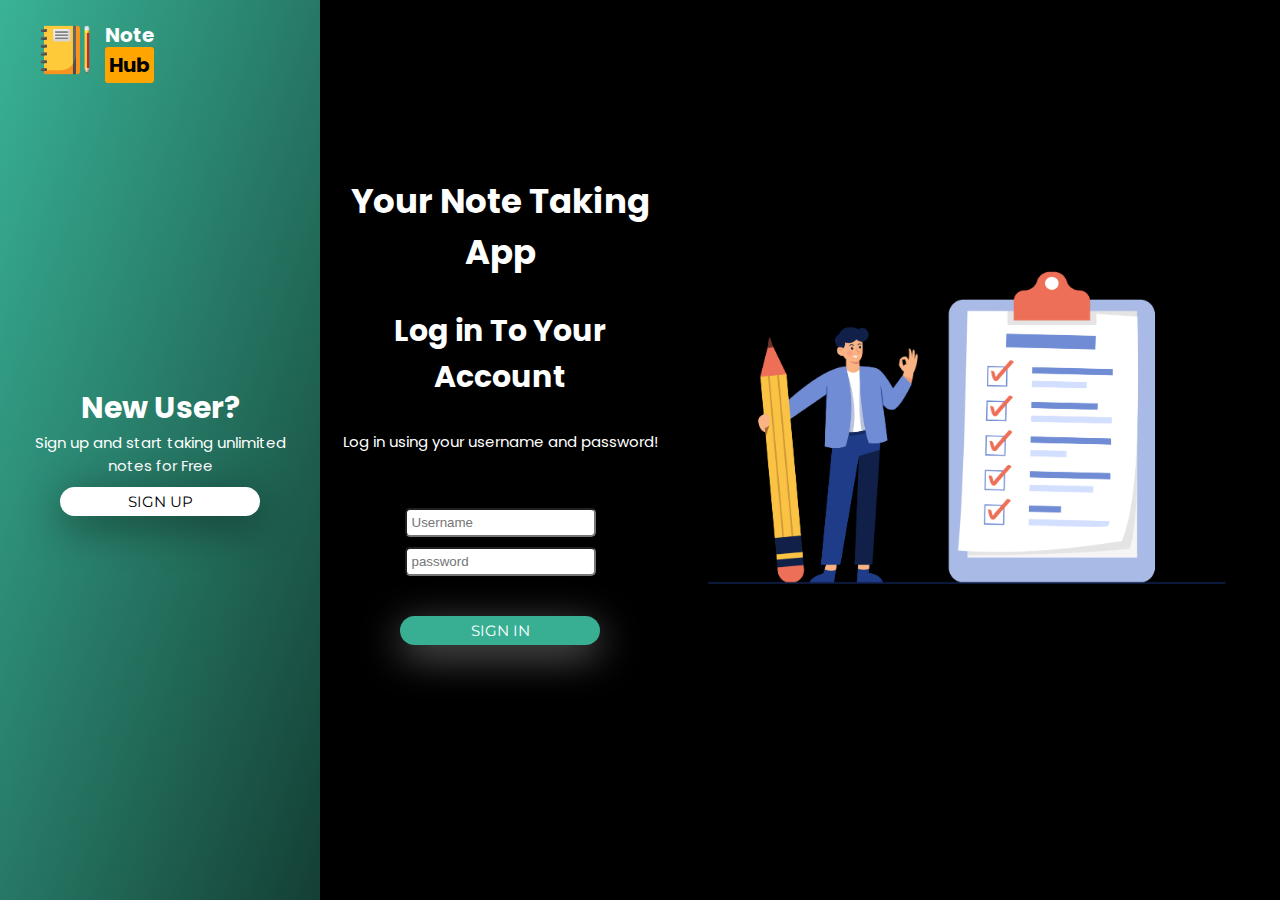
<file: index.html>
<!DOCTYPE html>
<html lang="en">
  <head>
    <meta charset="UTF-8" />
    <meta http-equiv="X-UA-Compatible" content="IE=edge" />
    <meta name="viewport" content="width=device-width, initial-scale=1.0" />
    <title>Document</title>
    <link rel="stylesheet" href="style/style.css" />
    <link rel="stylesheet" href="style/utility.css" />
  </head>
  <body>
    <main class="main">
      <div class="left">
        <div class="logo-div">
          <img class="logo" src="img/logo.png" alt="" />
          <h1 class="title">
            <span class="cwhite">Note</span> <span class="corange">Hub</span>
          </h1>
        </div>
        <div class="flexbox left-content">
          <h1 class="new">New User?</h1>
          <p class="new-para">
            Sign up and start taking unlimited notes for Free
          </p>
          <button class="button button-shadow-black btn-sign">Sign UP</button>
        </div>
        
        <div class="signup-div">
            <span class="close"></span>
          <form class="sign-up-form flexbox up">
            <h1 class="heading">
              <span class="big">Sign Up</span> <br />
              for making unlimited Note
            </h1>
            <input
              type="text"
              name=""
              placeholder="Username"
              class="input input-user"
              required
            />
            <input
              type="password"
              name=""
              placeholder="password"
              class="input input-pass"
              required
            />
            <input
              type="submit"
              class="button button-shadow-black button-green"
              value="Sign up"
            />
          </form>
        </div>
      </div>
      <div class="right">
        <div class="right-landing">
          <div class="right-left">
            <h1 class="hero-title margin-bottom" style="text-align: center;">Your Note Taking App</h1>
            <h1 class="new margin-bottom">Log in To Your Account</h1>
            <p class="new-para margin-bottom">Log in using your username and password!</p>

            <form action="" class="login-form margin-bottom">
              <input
                type="text"
                name=""
                placeholder="Username"
                class="input input-user"
                required
              />
              <input
                type="password"
                name=""
                placeholder="password"
                class="input input-pass margin-bottom"
                required
              />
              <input
                type="submit"
                class="button button-shadow-white button-green"
                value="Sign in"
              />
            </form>
          </div>
          <div class="right-right">
            <img src="img/hero.png" alt="" class="landingimg" />
          </div>
        </div>
      </div>
    </main>

    <script src="js/index.js"></script>
  </body>
</html>
</file>
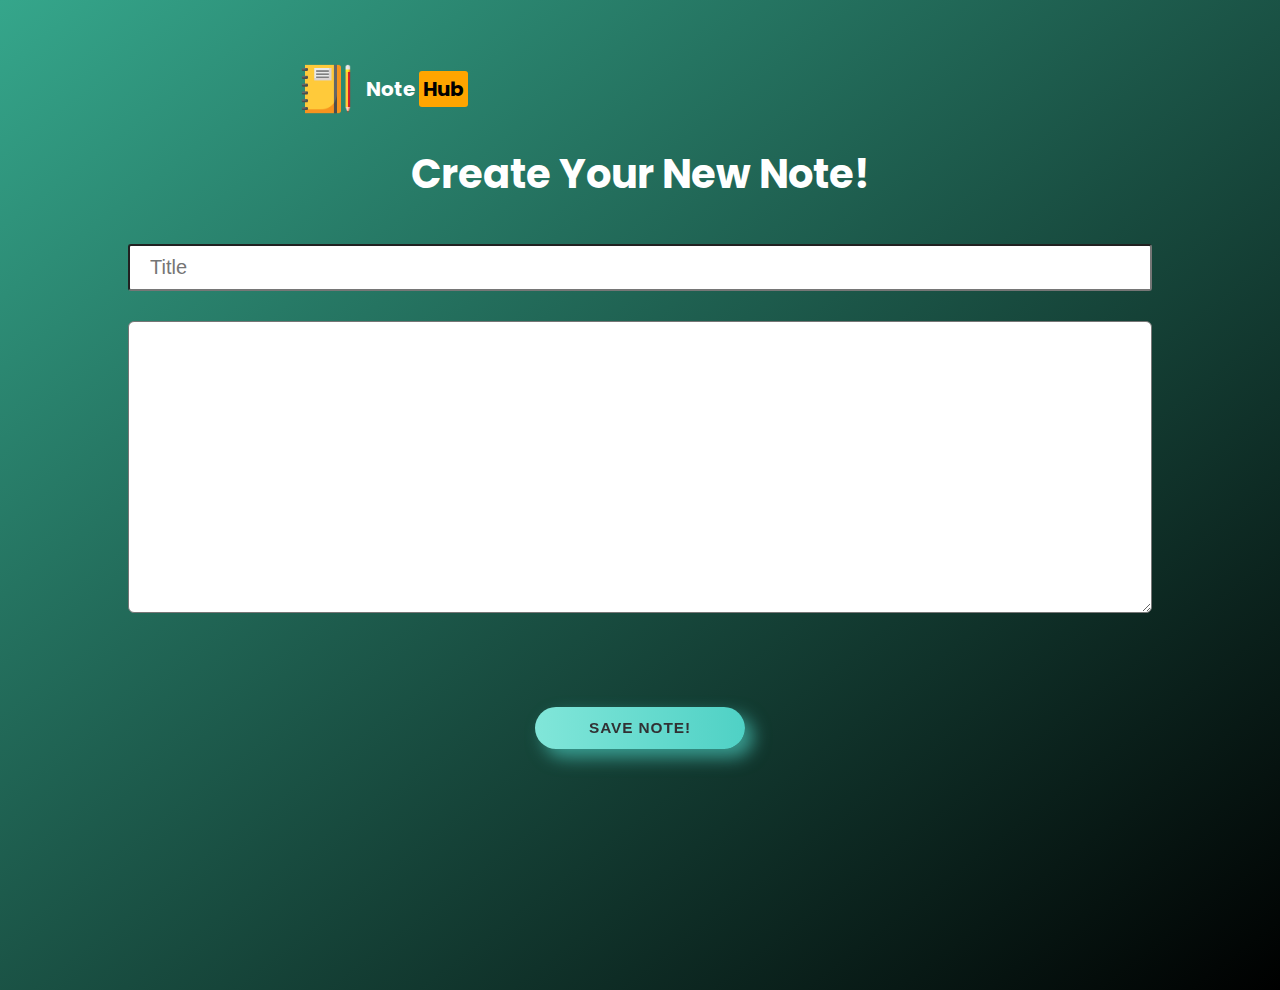
<file: new.html>
<!DOCTYPE html>
<html lang="en">
<he>
    <meta charset="UTF-8">
    <meta http-equiv="X-UA-Compatible" content="IE=edge">
    <meta name="viewport" content="width=device-width, initial-scale=1.0">
    <title>New Note</title>
    <link rel="stylesheet" href="style/new.css">
    <link rel="stylesheet" href="style/utility.css">
</he>
<body>

    <main class="main-new">
        <form action="">
        <div class="logo-div">
            <img class="logo" src="img/logo.png" alt="" />
            <h1 class="title">
              <span class="cwhite">Note</span> <span class="corange">Hub</span>
            </h1>
          </div>
        <h1 class="title-note">Create Your New Note!</h1>
        <input type="text" name="" id=" " class="title-input" placeholder="Title">
        <textarea name="" id="" cols="30" rows="10" class="textarea"></textarea>
        <div class="wrap">
            <button class="button">Save Note!</button>
          </div>  
        </form>
    </main>
</body>
</html>
</file>
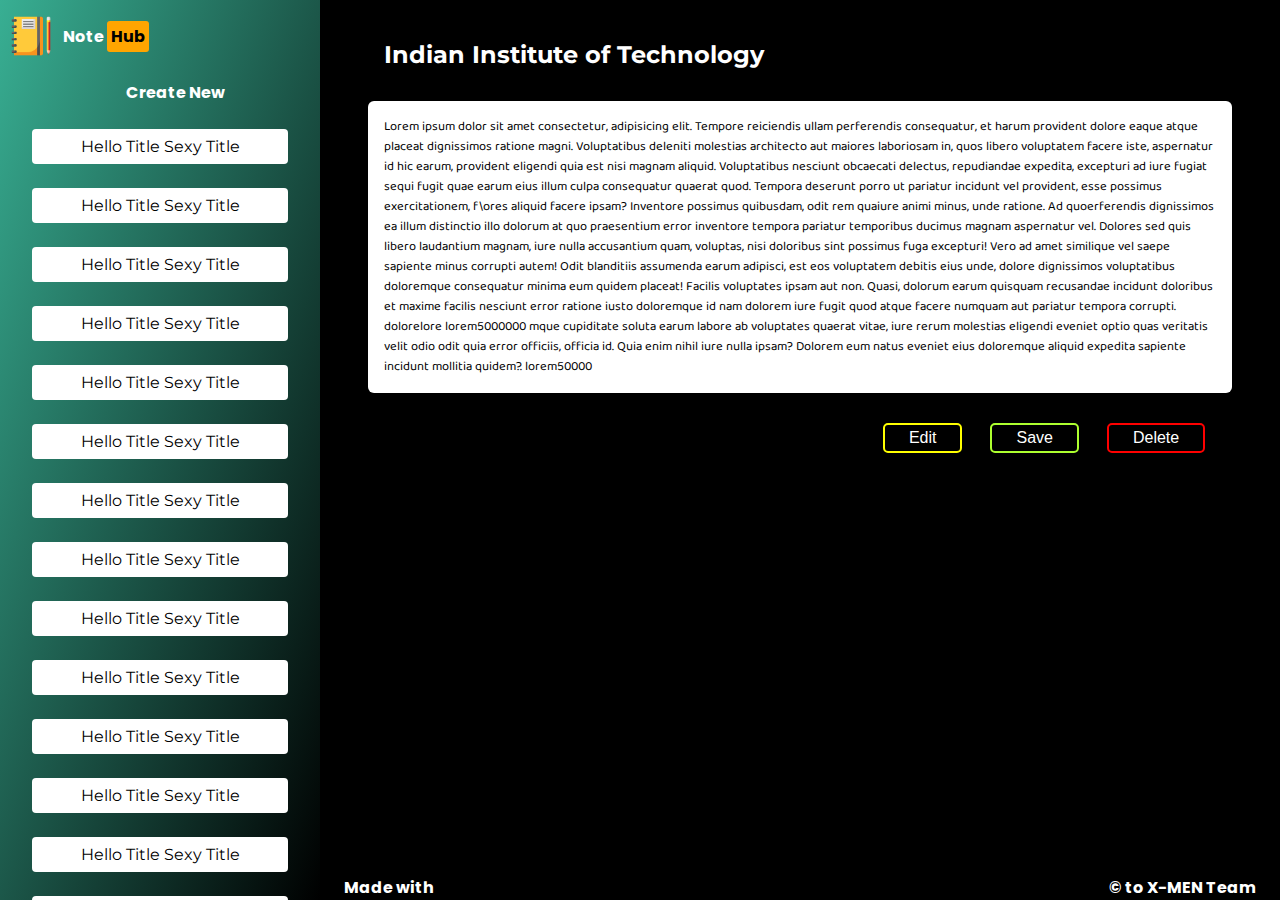
<file: note.html>
<!DOCTYPE html>
<html lang="en">
<head>
    <meta charset="UTF-8">
    <meta http-equiv="X-UA-Compatible" content="IE=edge">
    <meta name="viewport" content="width=device-width, initial-scale=1.0">
    <title>Notes</title>
    <link rel="stylesheet" href="style/note.css">
    <link rel="stylesheet" href="style/utility.css">
    <link rel="stylesheet" href="https://cdnjs.cloudflare.com/ajax/libs/font-awesome/6.1.1/css/all.min.css" integrity="sha512-KfkfwYDsLkIlwQp6LFnl8zNdLGxu9YAA1QvwINks4PhcElQSvqcyVLLD9aMhXd13uQjoXtEKNosOWaZqXgel0g==" crossorigin="anonymous" referrerpolicy="no-referrer" />
</head>
<body>
    <main class="main">
        <div class="left">
            
            <div class="logo-div">
                <img class="logo" src="img/logo.png" alt="" />
                <h1 class="title">
                  <span class="cwhite">Note</span> <span class="corange">Hub</span>
                </h1>
              </div>
              <a href="new.html" class="no-link">
             <div class="create-new">
               <i class="create-icon fa-solid fa-circle-plus" id="create"></i>
                <label for="create" class="create-label">Create New</label>
              </div></a>

              <ul class="title-continer">
                  <li class="note-title">Hello Title Sexy Title</li>
                  <li class="note-title">Hello Title Sexy Title</li>
                  <li class="note-title">Hello Title Sexy Title</li>
                  <li class="note-title">Hello Title Sexy Title</li>
                  <li class="note-title">Hello Title Sexy Title</li>
                  <li class="note-title">Hello Title Sexy Title</li>
                  <li class="note-title">Hello Title Sexy Title</li>
                  <li class="note-title">Hello Title Sexy Title</li>
                  <li class="note-title">Hello Title Sexy Title</li>
                  <li class="note-title">Hello Title Sexy Title</li>
                  <li class="note-title">Hello Title Sexy Title</li>
                  <li class="note-title">Hello Title Sexy Title</li>
                  <li class="note-title">Hello Title Sexy Title</li>
                  <li class="note-title">Hello Title Sexy Title</li>
                  <li class="note-title">Hello Title Sexy Title</li>
                  <li class="note-title">Hello Title Sexy Title</li>
                  <li class="note-title">Hello Title Sexy Title</li>
                  <li class="note-title">Hello Title Sexy Title</li>
                  <li class="note-title">Hello Title Sexy Title</li>
                  <li class="note-title">Hello Title Sexy Title</li>
              </ul>
        </div>

        <div class="right">

            <div class="right-content">
              
        
            <h1 class="title-note">Indian Institute of Technology</h1>
            <p class="note">Lorem ipsum dolor sit amet consectetur, adipisicing elit. Tempore reiciendis ullam perferendis consequatur, et harum provident dolore eaque atque placeat dignissimos ratione magni. Voluptatibus deleniti molestias architecto aut maiores laboriosam in, quos libero voluptatem facere iste, aspernatur id hic earum, provident eligendi quia est nisi magnam aliquid. Voluptatibus nesciunt obcaecati delectus, repudiandae expedita, excepturi ad iure fugiat sequi fugit quae earum eius illum culpa consequatur quaerat quod. Tempora deserunt porro ut pariatur incidunt vel provident, esse possimus exercitationem, f\ores aliquid facere ipsam? Inventore possimus quibusdam, odit rem quaiure animi minus, unde ratione. Ad quoerferendis dignissimos ea illum distinctio illo dolorum at quo praesentium error inventore tempora pariatur temporibus ducimus magnam aspernatur vel. Dolores sed quis libero laudantium magnam, iure nulla accusantium quam, voluptas, nisi doloribus sint possimus fuga excepturi! Vero ad amet similique vel saepe sapiente minus corrupti autem! Odit blanditiis assumenda earum adipisci, est eos voluptatem debitis eius unde, dolore dignissimos voluptatibus doloremque consequatur minima eum quidem placeat! Facilis voluptates ipsam aut non. Quasi, dolorum earum quisquam recusandae incidunt doloribus et maxime facilis nesciunt error ratione iusto doloremque id nam dolorem iure fugit quod atque facere numquam aut pariatur tempora corrupti. dolorelore lorem5000000 mque cupiditate soluta earum labore ab voluptates quaerat vitae, iure rerum molestias eligendi eveniet optio quas veritatis velit odio odit quia error officiis, officia id. Quia enim nihil iure nulla ipsam? Dolorem eum natus eveniet eius doloremque aliquid expedita sapiente incidunt mollitia quidem?. lorem50000 </p>
        <form action="">
            <textarea name="" id="" cols="30" rows="10" class="note-edit"></textarea>
        </div>
        <div class="buttons">
            <button class="button btn-yellow" type="button">
                <span class="animate-yellow"></span>
                Edit</button>
            <button  type="submit"  class="button btn-green" type="submit">
                <span class="animate-green"></span>
                Save</button>
            <button class="button btn-red" type="button">
                <span class="animate-red"></span>
                Delete</button>
        </div>

    </form>
            <footer class="footer">
                <p>Made with <i class="fa-solid fa-heart"></i></p>
                <p>&copy; to X-MEN Team</p>
            </footer>        
       
        </div>


        <div class="burger-cont-super"></div>
        <div class="burger-cont">
    <span class="burger"></span>
</div>
    </main>



    <script src="js/note.js"></script>
</body>
</html>
</file>
<file: style/style.css>
@import url('https://fonts.googleapis.com/css2?family=Montserrat&family=Poppins:wght@100&family=Ubuntu&display=swap');


@keyframes moveupdown {
    0%{
        transform: translateY(0);
    }
    25%{
        transform: translateY(10px);
    }
    50%{
        transform: translateY(0);
    }
    75%{
        transform: translateY(-10px);
    }
    100%{
        transform: translateY(0px);
    }
}

*{
    margin: 0;
    padding: 0;
    box-sizing: border-box
}

html{
    font-family: Poppins , montserrat , 'sans serif';
    font-size: 10px;
}

.hero-title{
    margin-bottom: 2rem;
}


.main{
    display: flex;
    min-height: 100vh;
    /* height: 100vh;
    width: 100vw; */
    overflow: hidden;
}

.right{
    flex: 0 0 75%;
    background-color: black;
    color: white;


    display: flex;
    flex-direction: column;
    justify-content: center;
    align-items: center;
    

}
.left{
    flex: 0 0 25%;
    background-image: linear-gradient(to right bottom , #39b396 , #143f35);
    padding: 0 2rem;
    position: relative;
    transition: all 0.3s ease;
    



    display: flex;
    justify-content: center;
    align-items: center;
    width: 80%;
    flex-direction: column;
    color: white;

}

.new{
    font-size: 3rem;
    text-align: center;
}

.new-para{
    font-size: 1.5rem;
    text-align: center;
}

.button{
    background-color: transparent;
    outline: none;
    border: none;
    padding: 0.5rem 3rem;
    margin-top: 1rem;
    font-size: 1.5rem;
    background-color: white;
    border-radius: 50px;
    font-family: Montserrat , 'sans serif';
    transition: all 0.3s ease;
    text-transform: uppercase;
    width: 20rem;
}

.button:hover{
    transform: translateY(-2px);
}
.button:active{
    transform: translateY(1px);
    box-shadow: 0 1rem 20px rgba(0, 0, 0, 0.434);

}
/* =====================================landing page ==============================*/

.right-landing{
    display: flex;
    justify-content:space-around;
    width: 100%;
    align-items: center;
    margin-bottom: 5rem;
    padding: 2rem;
}

.landingimg{
    width: 60rem;
    animation: moveupdown 3s infinite linear;
}

.right-left{
    font-size: 1.7rem;
    justify-content: center;
    display: flex;
    flex-direction: column;
    align-items: center;
}

/* ====================================Form==================================================== */

.login-form{
    display: flex;
    flex-direction: column;
    margin-top: 2rem;
    width: 30%;
    align-items: center;



}

.input{
    margin:  .5rem 0;
    padding: .5rem;
    border-radius: 5px;
}
.input:focus{
    outline: none;
}


.button-green{
    background-color: #38af93;
    color: white;
}







.signup-div{
    display: none !important;

}



.close::before{
        content: "";
        display: inline-block;
        height: 0.4rem;
        width: 4rem;
        background-color: white;
        position: absolute;
        top: 4rem;
        right: 4rem;
        transform:rotate(45deg);
}

.close::after{
    content: "";
        display: inline-block;
        height: 0.4rem;
        width: 4rem;
        background-color: white;
        position: absolute;
        top: 4rem;
        right: 4rem;
        transform:rotate(-45deg);
}


/* =============================logo=========================== */

.logo-div{
    display: flex;
    justify-content: space-between;
    align-items: center;
    position: absolute;
    top: 2rem;
    left: 4rem;
    

}

.logo{
    width: 5rem;
    margin-right: 1.5rem;
}

.title{
    font-weight: bolder;
    
}
.cwhite{
    color: white;
}

.corange{
    background-color: orange;
    color: black;
    padding: 4px;
    border-radius: 3px;
    font-family: monteserrat , poppins , sans-serif;
}



/*==================================Media Queries =========================== */



@media screen and (max-width: 1200px){
    .landingimg{
        width: 35rem;
    }
    .right-landing{
        justify-content: space-evenly;
        
    }
 
    
}

@media screen and (max-width: 760px){




    .signup-div{
        display: block !important;
        padding: 3rem;
        
    }
    .sign-up-form{
       transform: translateY(0) !important;
    }

    .left-content{
        display: none !important;
    }

    html{
        font-size: 8px !important;
    }

    body{
        background-color: black;
    }


    .main{
        flex-direction:column-reverse;
        position: relative;
     
    }
    .left{
        position:initial !important;
        width: auto;
    }

    .right{
        /* transform:translateY(-14rem); */
    }

    .right-landing{
        flex-direction: column-reverse;
        padding-top: 8rem;
    }

    .landingimg{
        width: 90%;
    }

    .close{
        display: none;
    }


}


@media screen and (max-width:506px) {
    .hero-title{
        font-size: 2.4rem;
    }
    
    .new-para{
        font-size: 1.8rem;
    }
    
}

@media (max-width:400px) {

    
    .right{
        height: 100%;
    }
    .right-landing{
        flex-direction: column-reverse; 
    }
  

    .landingimg{
        width: 30rem;
    }

    .new{
        font-size: 2.5rem;
    }

    
    
}
</file>
<file: style/utility.css>
@import url('https://fonts.googleapis.com/css2?family=Montserrat&family=Poppins:wght@100&family=Ubuntu&display=swap');

html{
    font-family: Poppins , montserrat , 'sans serif';
    font-size: 10px;
}


.button-shadow-white{
    box-shadow: 0 1rem 40px rgba(255, 255, 255, 0.4);
}
.button-shadow-white:active{
    box-shadow: 0 1rem 30px rgba(255, 255, 255, 0.4);
}

.button-shadow-black{
    box-shadow: 0 1rem 40px rgba(0, 0, 0, 0.434);
}

.button-shadow-black:active{
    box-shadow: 0 1rem 10px rgba(0, 0, 0, 0.434);

}

.heading{
    text-transform: uppercase;
    font-family: Montserrat, 'sans-serif';
    font-weight: bolder;
    margin-bottom: 2rem;
}

.flexbox{
    display: flex;
    justify-content: center;
    align-items: center;
    flex-direction: column;

    transition: all 0.3s ease;
}


.hide-left{
    transform: translateX(-100rem);
}

.big{
   margin-bottom: -2rem;
    display: block;
    font-size: 3rem;
    text-align: center;
}

.up{
    transform: translateY(-3rem)
}


/* logo */



.margin-bottom{
    margin-bottom: 3rem;
}

.no-link{
    text-decoration: none;

}




.logo-div{
    display: flex;
    justify-content: center;
    width: 50%;
    align-items: center;
    margin-bottom: 3rem;
    /* position: absolute;
    top: 2rem;
    left: 4rem; */
   
    

}

.logo{
    width: 5rem;
    margin-right: 1.5rem;
}

.title{
    font-weight: bolder;
    
}
.cwhite{
    color: white;
}

.corange{
    background-color: orange;
    color: black;
    padding: 4px;
    border-radius: 3px;
    font-family: monteserrat , poppins , sans-serif;
}
</file>
<file: style/new.css>
*{
    margin: 0;
    padding: 0;
    box-sizing: border-box;
}



.main-new{
    background-image: linear-gradient(to right bottom, #35a68b, black);
    width: 100vw;
    height: 110vh;
    padding: 5% 10%;
    position: relative;
}

.title-note{
    color: white;
    font-family: 'Poppins' , 'Monteserrat' , sans-serif;
    text-align: center;
    margin-bottom: 1rem;
    font-size: 4rem;

    
}


.title-input{
    width: 100%;
    margin: 3rem 0;
    padding: 1rem 2rem;
    font-family: 'Baloo Bhaijaan 2' , 'Monteserrat' , sans-serif;
    font-size: 2rem;
    margin-bottom: 3rem;
    border-radius: 3px;

}
.title-input:focus{
    outline: none;
}
.textarea{
    width: 100%;
    height: 90%;
    border-radius: 6px;
    padding: 1rem 2rem;
    background-color: white;
    font-size: 1.6rem;
    color: black;
    font-family: 'Baloo Bhaijaan 2' , 'Monteserrat' , sans-serif;
    line-height: 2.5rem;
    padding: 2rem;
    border-radius: 6px;
    margin-bottom: 8rem;
}

.textarea:focus{
    outline: none;
}


 
.wrap {
    display: flex;
    align-items: center;
    justify-content: center;
    transform: scale(0.7);
  }
  
  .button {
    min-width: 300px;
    min-height: 60px;
    font-family: 'Nunito', sans-serif;
    font-size: 22px;
    text-transform: uppercase;
    letter-spacing: 1.3px;
    font-weight: 700;
    color: #313133;
    background: #4FD1C5;
  background: linear-gradient(90deg, rgba(129,230,217,1) 0%, rgba(79,209,197,1) 100%);
    border: none;
    border-radius: 1000px;
    box-shadow: 12px 12px 24px rgba(79,209,197,.64);
    transition: all 0.3s ease-in-out 0s;
    cursor: pointer;
    outline: none;
    position: relative;
    padding: 10px;
    }
  
  button::before {
  content: '';
    border-radius: 1000px;
    min-width: calc(300px + 12px);
    min-height: calc(60px + 12px);
    border: 6px solid #00FFCB;
    box-shadow: 0 0 60px rgba(0,255,203,.64);
    position: absolute;
    top: 50%;
    left: 50%;
    transform: translate(-50%, -50%);
    opacity: 0;
    transition: all .3s ease-in-out 0s;
  }
  
  .button:hover, .button:focus {
    color: #313133;
    transform: translateY(-6px);
  }
  
  button:hover::before, button:focus::before {
    opacity: 1;
  }
  
  button::after {
    content: '';
    width: 30px; height: 30px;
    border-radius: 100%;
    border: 6px solid #00FFCB;
    position: absolute;
    z-index: -1;
    top: 50%;
    left: 50%;
    transform: translate(-50%, -50%);
    animation: ring 1.5s infinite;
  }
  
  button:hover::after, button:focus::after {
    animation: none;
    display: none;
  }


  
  
  @keyframes ring {
    0% {
      width: 30px;
      height: 30px;
      opacity: 1;
    }
    100% {
      width: 300px;
      height: 300px;
      opacity: 0;
    }
  }


  @media (max-width:600px) {

    .main-new{
        padding-top: 20rem;
    }
      html{
          font-size: 4px !important;
      }


      .textarea{
          margin-bottom: 20rem;
      }
      .title-input{
        font-size: 6rem;
    }


    .wrap{
        transform: scale(0.4);
    }

    .textarea{
        margin-bottom: 8rem;
    }
    .title-input{
        font-size: 3rem;
    }

    .main-new{
        padding: 4rem;
    }
  }
</file>
<file: style/note.css>
@import url('https://fonts.googleapis.com/css2?family=Baloo+Bhaijaan+2&display=swap');


*::selection{
    color: white;
    background-color: #38af93;
}

*{
    margin: 0;
    padding: 0;
}

.main{
    display: flex;
    width: 100vw;
    height: 100vh;
    position: relative;
}

.right{
    background-color: black;
    flex:0 0 75%;
    overflow: scroll;
    min-height: 100vh;
    display: flex;
    flex-direction: column;
    transition: all 0.3s ease;


   
}

.right::-webkit-scrollbar{
    display: none;
}

.left{
    background-image: linear-gradient(to right bottom , #38af93 , rgb(0, 0, 0));
    flex:0 0 25%;
    overflow: scroll;
    transition: all 0.3s ease;
    padding-top: 2rem;
}
.left::-webkit-scrollbar{
    display: none;
}




.logo-div{
    display: flex;
    justify-content: center;
    align-items: center;
    



}




.note-title{
    font-size: 2rem;
    margin: 3rem 4rem;
    list-style: none;
    font-family: Montserrat,poppins , sans-serif;
    background-color: white;
    text-align: center;
    padding: 1rem 0;
    border-radius: 4px;
    transition: all 0.3s;
    cursor: pointer;
    
}

.note-title:hover{
    transform: scale(1.10);
    box-shadow: 0 1rem 10px rgba(0, 0, 0, 0.434);   
}



/* ================Create New =========================== */


.create-new{
    display: flex;
    justify-content: space-evenly;
    width: 60%;
    margin: 0 auto;
    align-items: center;
    cursor: pointer;
}
.create-icon{
     color: whitesmoke;
     font-size: 4rem;
}

.create-label{
    font-size: 2rem;
    color: white;
    font-weight: bolder;
    cursor: pointer;

   
}





/* ==================== Footer===================================*/

.footer{
    /* position: absolute;
    bottom: 0; */
    display: flex;
    justify-content: space-between;
    font-size: 2rem;
    color: white;
    width: 95%;
    font-weight: bolder;
    margin: 0 auto;
    padding-top: 6rem;
    


}

.right-content{
    padding: 4rem 6rem;
   
   

  
}


.title-note{
    color: white;
    font-family: Montserrat , Poppins , sans-serif;
    font-size: 3rem;
    transition: all 0.3s;
    padding: 1rem 2rem;
    width: fit-content;
    border-radius: 3px;
    margin-bottom: 3rem;
    

}

.title-note:hover{
    box-shadow: 1rem 1rem 30px rgba(255, 255, 255, 0.4);

}


.note{
    background-color: white;
    font-size: 1.6rem;
    color: black;
    font-family: 'Baloo Bhaijaan 2' , 'Monteserrat' , sans-serif;
    line-height: 2.5rem;
    padding: 2rem;
    border-radius: 6px;
}



/* +================================buttons=======================
 */

 .buttons{
     display: flex;
     justify-content: flex-end;
     width: 92%;
     margin-bottom: auto;
   
     


 }

 .button{
    background-color: transparent;
    color: white;
    font-size: 2rem;
    padding: 0.5rem 3rem;
    border: none;
    cursor: pointer;
    position: relative;

 }


 .button::active{
     outline: none !important;
     border: none  !important;
 }
 

 .button:not(:last-child){
     margin-right: 4rem;
   

 }

 .btn-green{
     outline: 2px solid greenyellow ;
     border-radius: 3px;
     position: relative;
     z-index: 1;
 }

 .btn-green:active{
    outline: 2px solid greenyellow ;

 }
 .btn-red{
     outline: 2px solid red ;
     border-radius: 3px;
 }

 .btn-red:active{
    outline: 2px solid red ;

 }
 .btn-yellow{
     outline: 2px solid yellow;
     border-radius: 3px;
     position: relative;
     z-index: 1;

 }
 .btn-red{
     outline: 2px solid red;
     border-radius: 3px;
     position: relative;
     z-index: 1;

 }

 .btn-yellow:active{
    outline: 2px solid yellow ;

 }


.animate-green{
    
    display: inline-block;
    position: absolute;
    top: 0;
    left: 0;
    width: 0%;
    background-color: greenyellow;
    height: 100%;
    z-index: -1;
    transition: all 0.3s ease;
    
}
.animate-yellow{
    display: inline-block;
    position: absolute;
    top: 0;
    left: 0;
    width: 0%;
    background-color: yellow;
    height: 100%;
    z-index: -1;
    transition: all 0.3s ease;
    
}
.animate-red{
    display: inline-block;
    position: absolute;
    top: 0;
    left: 0;
    width: 0%;
    background-color: red;
    height: 100%;
    z-index: -1;
    transition: all 0.3s ease;
    
}


.btn-green:hover  .animate-green{
width: 100%;
}
.btn-yellow:hover  .animate-yellow{
width: 100%;
}
.btn-green:hover{
    color: black;
}
.btn-red:hover  .animate-red{
width: 100%;
}
.btn-red:hover{
    color: black;
}
.btn-yellow:hover{
    color: black;
}



.note-edit{
    width: 95%;
    height: 70%;
    display: none;
    border-radius: 6px;
    padding: 1rem 2rem;
    background-color: white;
    font-size: 1.6rem;
    color: black;
    font-family: 'Baloo Bhaijaan 2' , 'Monteserrat' , sans-serif;
    line-height: 2.5rem;
    padding: 2rem;
    border-radius: 6px;
    margin-bottom: 4rem;
}

.note-edit::-webkit-scrollbar{
    display: none;
}

.note-edit:focus{
    outline: none;
}


.burger{
    content: "";
    display: block;
    height: .4rem;
    width: 5rem;
    background-color: #fefae0;
    position: relative;
    z-index: 4;
    
}
.burger::after{
    content: "";
    display: block;
    height: .4rem;
    width: 5rem;
    background-color: #fefae0;
    position: absolute;
    top: 1.3rem;
    transition: all 0.3s;
   

}

.burger::before{
    content: "";
    display: block;
    height: .4rem;
    width: 5rem;
    background-color: #fefae0;
    position: absolute;
    top: -1.3rem;
    transition: all 0.3s;
}


.burger-cont.open .burger{
        height: 0;
}
.burger-cont.open .burger::after{
        transform: rotate(135deg);
        top: 0;
}
.burger-cont.open .burger::before{
        transform: rotate(-135deg);
        top: 0;
}

.burger-cont{
    background-color: red;
    display: none;
   
   
}

.burger-cont-super{
    /* background-color: yellow; */
    position: absolute;
    top: 2rem;
    right: 2rem;
    content: "";
    height: 5rem;
    width: 5rem;
   z-index: 4000;


}

.right{
    position: relative;
}

.burger-cont{
    position: absolute;
    top: 5rem;
    right:2rem;
}

@media (max-width:1300px) {
     html{
         font-size: 8px !important;
     }
}

@media (max-width:1000px) {
    .left{
        flex: 0 0 0%;
    }

    .right{
        flex: 1;
    }

    .burger-cont{
        display: block;
    



    }

    .main.nav .left{
       
        flex:0 0 40%;
    }

    .main.nav .right{
        flex:0 0 60%;
    }


    .main.nav .burger{
        background-color: #fbf8cc;
    }
    .main.nav .burger::after{
        background-color: #fbf8cc;
    }
    .main.nav .burger::before{
        background-color: #fbf8cc;
    }

    .note-title{
        background-color: #14213d;
        color: #fde4cf;
         box-shadow: 0 1rem 40px rgba(255, 255, 255, 0.4);
    
    }


}


@media (max-width:650px) {

     .main.nav .left{
       
        flex:0 0 40%;
    }

    .main.nav .right{
        flex:0 0 60%;
    }

}

@media (max-width:500px) {

    .main{
        position: relative;
    }
    .main.nav .left{
       
        flex:1;
    }

    .main.nav .right{
        flex:0;
    }

    .left{
       z-index: 0;
       
    }
    
    .burger-cont-super{
        z-index: 400;
    }

    .note{
        margin: 2rem;

    }
}
</file>
